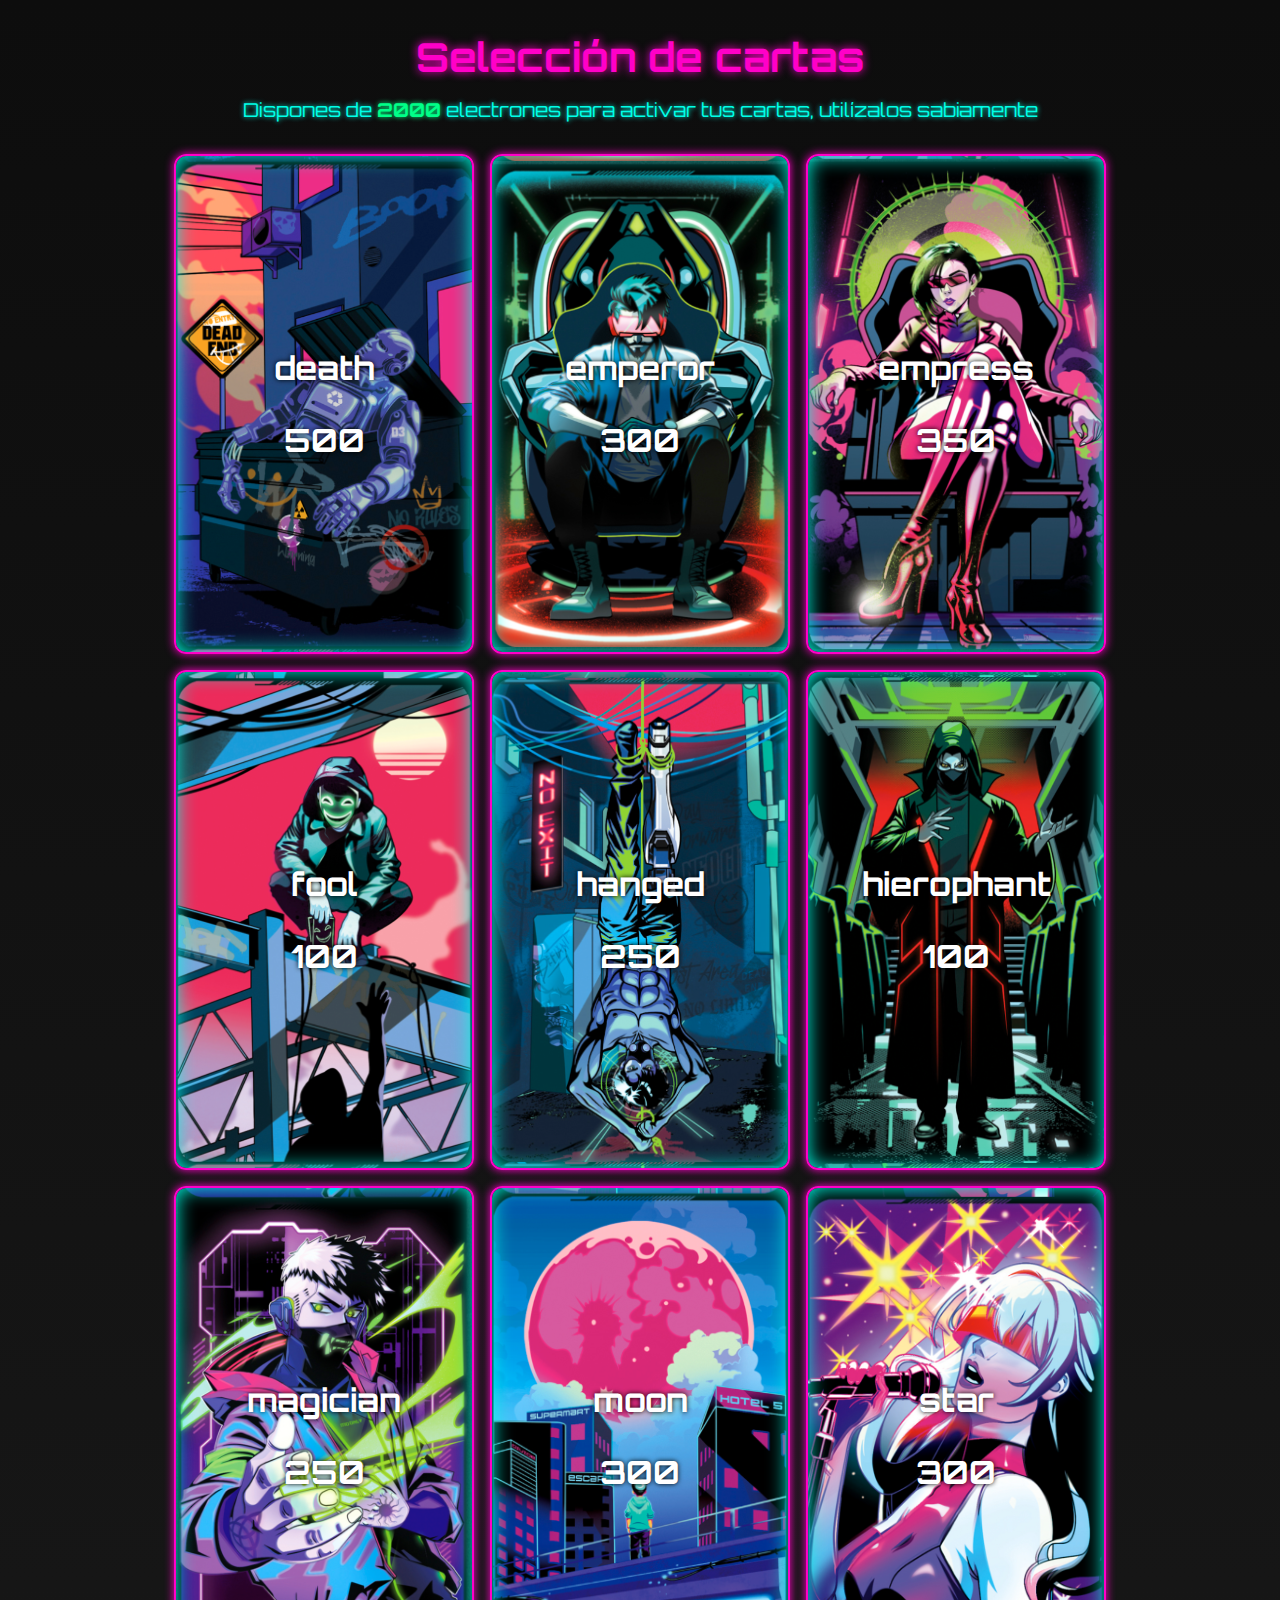
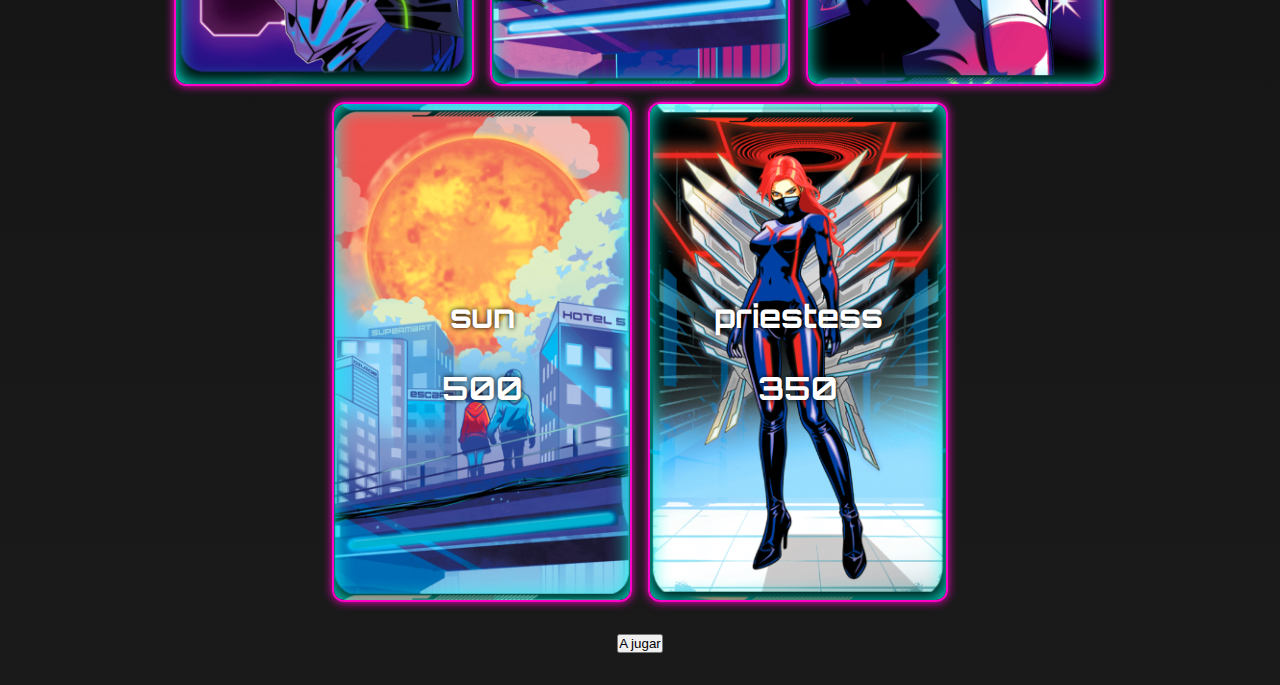
<file: index.html>
<!DOCTYPE html>
<html lang="en">
  <head>
    <meta charset="UTF-8" />
    <meta name="viewport" content="width=device-width, initial-scale=1.0" />
    <title>Tarot RPG - Choose your characters</title>
    <link rel="stylesheet" href="./styles/styles.css" />
    <script src="./scripts/scripts.js" defer></script>
  </head>
  <body>
    <h1>Selección de cartas</h1>
    <p class="choose">
      Dispones de <span id="counter-electrons"></span> electrones para activar
      tus cartas, utilízalos sabiamente
    </p>
    <div class="cards-display" id="cards-display"></div>
    <button class="start">A jugar</button>
  </body>
</html>
</file>
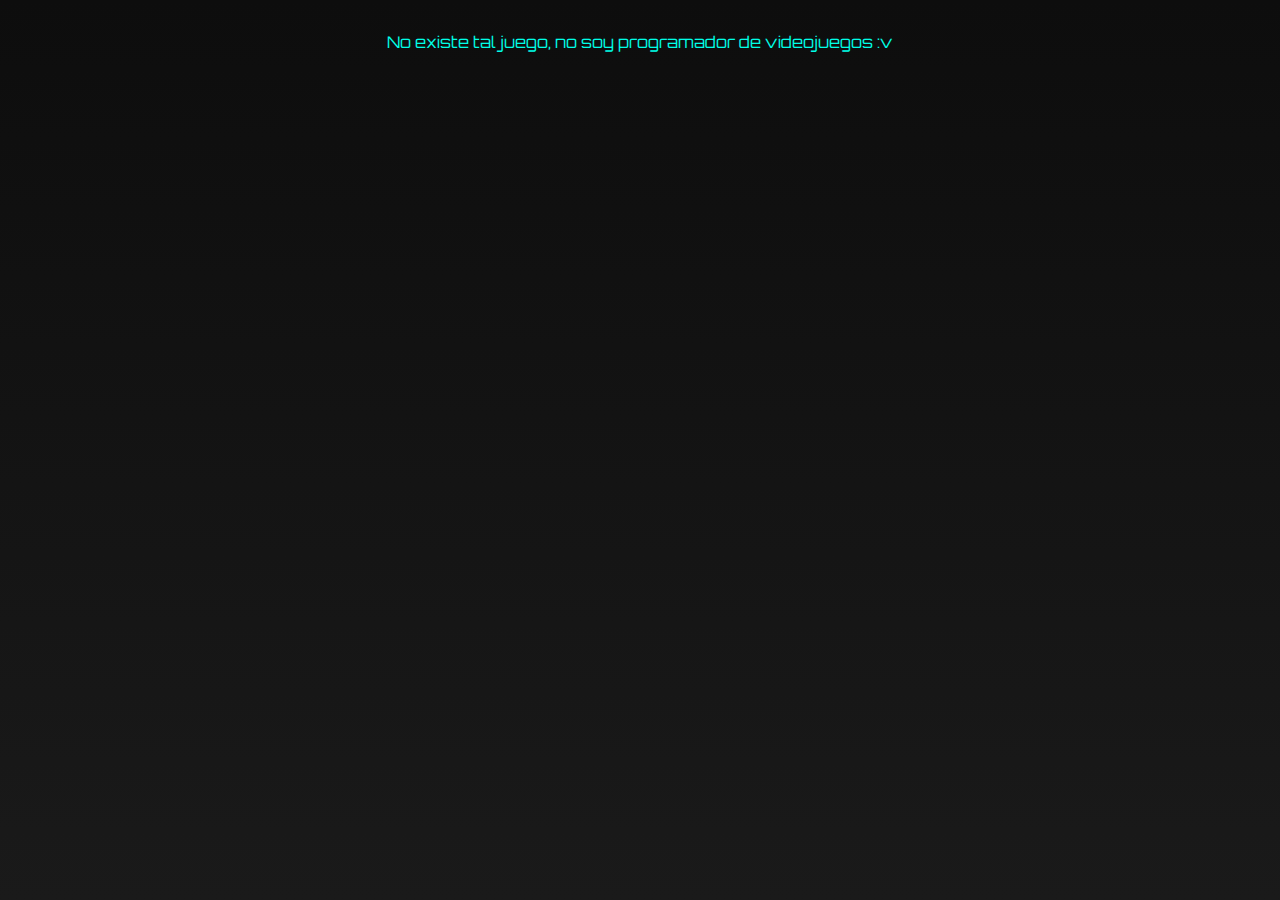
<file: pages/juego.html>
<!DOCTYPE html>
<html lang="es">
  <head>
    <meta charset="UTF-8" />
    <meta name="viewport" content="width=device-width, initial-scale=1.0" />
    <title>Document</title>
    <link rel="stylesheet" href="../styles/styles.css" />
  </head>
  <body>
    <p>No existe tal juego, no soy programador de videojuegos :v</p>
  </body>
</html>
</file>
<file: styles/styles.css>
@import url("https://fonts.googleapis.com/css2?family=Orbitron:wght@500;700&display=swap");

* {
  margin: 0;
  padding: 0;
  box-sizing: border-box;
}

body {
  background: linear-gradient(180deg, #0d0d0d 0%, #1a1a1a 100%);
  color: #00ffe7;
  font-family: "Orbitron", sans-serif;
  padding: 2rem;
  min-height: 100vh;
  display: flex;
  flex-direction: column;
  align-items: center;
}

h1 {
  font-size: 2.5rem;
  margin-bottom: 1rem;
  text-shadow: 0 0 10px #ff00c8;
  color: #ff00c8;
}

p.choose {
  font-size: 1.2rem;
  margin-bottom: 2rem;
  text-shadow: 0 0 5px #00ffe7;
}

span {
  font-weight: bold;
  color: #00ff88;
  text-shadow: 0 0 5px #00ff88;
}

.cards-display {
  display: flex;
  gap: 1rem;
  flex-wrap: wrap;
  justify-content: center;
  margin-bottom: 2rem;
}

.cards-display .card {
  position: relative;
  background-size: cover;
  background-position: center;
  border: 2px solid #ff00c8;
  box-shadow: 0 0 10px #ff00c8, 0 0 20px #00ffe7 inset;
  padding: 1rem;
  border-radius: 12px;
  color: #fff;
  height: 500px;
  width: 300px;
  text-align: center;
  transition: transform 0.3s ease, box-shadow 0.3s ease;
  overflow: hidden;
  display: flex;
  flex-direction: column;
  align-items: center;
  justify-content: center;
  z-index: 0;
}

.cards-display .card::after {
  content: "";
  position: absolute;
  inset: 0;
  background-color: magenta;
  opacity: 0;
  transition: opacity 0.3s ease;
  pointer-events: none;
  z-index: 1;
}

.cards-display .card:hover::after {
  opacity: 0.3;
}

.cards-display .card p,
.cards-display .card h2 {
  font-size: 2rem;
  position: relative;
  z-index: 2;
  font-weight: bold;
  text-shadow: 0 0 5px #000;
  margin: 0;
  padding: 1rem;
  border-radius: 8px;
}

.cards-display .card:hover {
  transform: scale(1.05);
  box-shadow: 0 0 15px #ff00c8, 0 0 25px #00ffe7;
  cursor: pointer;
}

button#start {
  background-color: transparent;
  border: 2px solid #00ff88;
  color: #00ff88;
  padding: 1rem 2rem;
  font-size: 1.2rem;
  border-radius: 8px;
  text-transform: uppercase;
  letter-spacing: 2px;
  transition: all 0.3s ease;
  box-shadow: 0 0 10px #00ff88;
}

button#start:hover {
  background-color: #00ff88;
  color: #000;
  box-shadow: 0 0 15px #00ff88, 0 0 25px #00ff88;
  cursor: pointer;
}

.card.selected {
  outline: 3px solid #00ff88;
  box-shadow: 0 0 20px #00ff88, 0 0 30px #00ff88 inset;
  border: none;
}

.card.selected::after {
  content: "";
  position: absolute;
  inset: 0;
  background-color: #00ff88;
  opacity: 0.5;
  pointer-events: none;
  z-index: 1;
}

.card.disabled {
  filter: grayscale(100%) brightness(50%);
  pointer-events: none;
  opacity: 0.6;
}

#sort-cards {
  font-family: "Orbitron", sans-serif;
  font-weight: 700;
  background-color: #0d0d0d;
  color: #00ffe7;
  border: 2px solid #ff00c8;
  border-radius: 8px;
  padding: 0.6rem 1rem;
  margin-bottom: 1rem;
  font-size: 1.1rem;
  width: 500px;
  cursor: pointer;
  text-shadow: 0 0 8px #00ffe7;
  box-shadow: 0 0 10px #ff00c8 inset;
  appearance: none;
  -webkit-appearance: none;
  -moz-appearance: none;
  background-image: linear-gradient(45deg, transparent 50%, #ff00c8 50%),
    linear-gradient(135deg, #ff00c8 50%, transparent 50%);
  background-position: calc(100% - 20px) calc(1em + 2px),
    calc(100% - 15px) calc(1em + 2px);
  background-repeat: no-repeat;
  background-size: 5px 5px;
}

#sort-cards:hover,
#sort-cards:focus {
  color: #ff00c8;
  box-shadow: 0 0 15px #ff00c8 inset;
  outline: none;
}

#sort-cards option {
  background-color: #0d0d0d;
  color: #00ffe7;
  font-family: "Orbitron", sans-serif;
  font-weight: 500;
  text-shadow: 0 0 4px #00ffe7;
}

#sort-cards::-ms-expand {
  display: none;
}

.card.locked {
  pointer-events: none;
  cursor: default;
  transform: none !important;
  box-shadow: none !important;
}

.card.locked::after {
  opacity: 0 !important;
}
</file>
